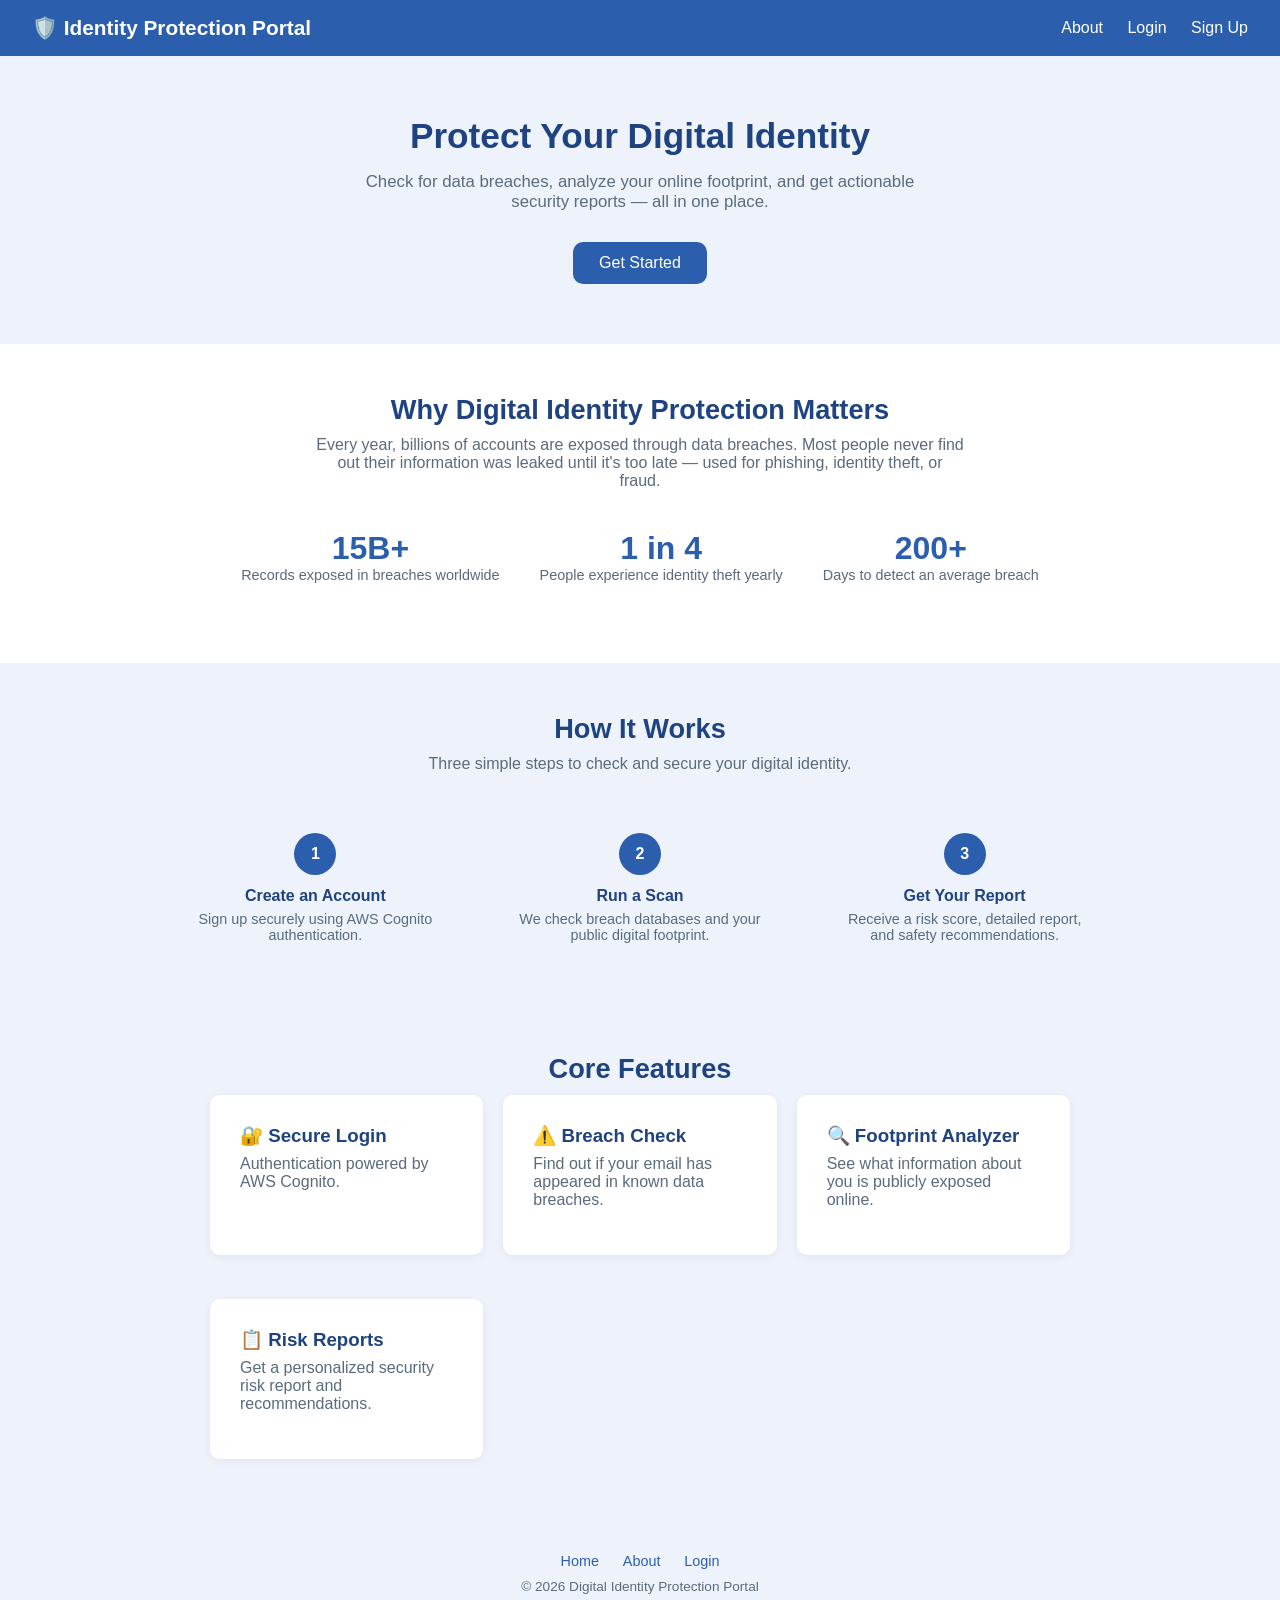
<file: identity-protection-portal/index.html>
<!DOCTYPE html>
<html lang="en">
<head>
<meta charset="UTF-8" />
<meta name="viewport" content="width=device-width, initial-scale=1.0" />
<title>Digital Identity Protection Portal</title>
<link rel="stylesheet" href="css/style.css" />
</head>
<body>

  <nav class="navbar">
    <h1>🛡️ Identity Protection Portal</h1>
    <div>
      <a href="about.html">About</a>
      <a href="login.html">Login</a>
      <a href="login.html">Sign Up</a>
    </div>
  </nav>

  <section class="hero">
    <h1>Protect Your Digital Identity</h1>
    <p>
      Check for data breaches, analyze your online footprint, and get
      actionable security reports — all in one place.
    </p>
    <a href="login.html" class="btn">Get Started</a>
  </section>

  <!-- Problem Statement / Why it matters -->
  <section class="section" style="background: white;">
    <h2 class="section-title">Why Digital Identity Protection Matters</h2>
    <p class="section-subtitle">
      Every year, billions of accounts are exposed through data breaches.
      Most people never find out their information was leaked until it's
      too late — used for phishing, identity theft, or fraud.
    </p>
    <div class="stats-row">
      <div class="stat-box">
        <div class="number">15B+</div>
        <div class="label">Records exposed in breaches worldwide</div>
      </div>
      <div class="stat-box">
        <div class="number">1 in 4</div>
        <div class="label">People experience identity theft yearly</div>
      </div>
      <div class="stat-box">
        <div class="number">200+</div>
        <div class="label">Days to detect an average breach</div>
      </div>
    </div>
  </section>

  <!-- How it works -->
  <section class="section">
    <h2 class="section-title">How It Works</h2>
    <p class="section-subtitle">Three simple steps to check and secure your digital identity.</p>
    <div class="steps-row">
      <div class="step-box">
        <div class="step-number">1</div>
        <h4>Create an Account</h4>
        <p>Sign up securely using AWS Cognito authentication.</p>
      </div>
      <div class="step-box">
        <div class="step-number">2</div>
        <h4>Run a Scan</h4>
        <p>We check breach databases and your public digital footprint.</p>
      </div>
      <div class="step-box">
        <div class="step-number">3</div>
        <h4>Get Your Report</h4>
        <p>Receive a risk score, detailed report, and safety recommendations.</p>
      </div>
    </div>
  </section>

  <div class="container">
    <h2 class="section-title">Core Features</h2>
    <div class="grid">
      <div class="card">
        <h3>🔐 Secure Login</h3>
        <p>Authentication powered by AWS Cognito.</p>
      </div>
      <div class="card">
        <h3>⚠️ Breach Check</h3>
        <p>Find out if your email has appeared in known data breaches.</p>
      </div>
      <div class="card">
        <h3>🔍 Footprint Analyzer</h3>
        <p>See what information about you is publicly exposed online.</p>
      </div>
      <div class="card">
        <h3>📋 Risk Reports</h3>
        <p>Get a personalized security risk report and recommendations.</p>
      </div>
    </div>
  </div>

  <footer>
    <div class="footer-links">
      <a href="index.html">Home</a>
      <a href="about.html">About</a>
      <a href="login.html">Login</a>
    </div>
    &copy; 2026 Digital Identity Protection Portal </footer>

</body>
</html>
</file>
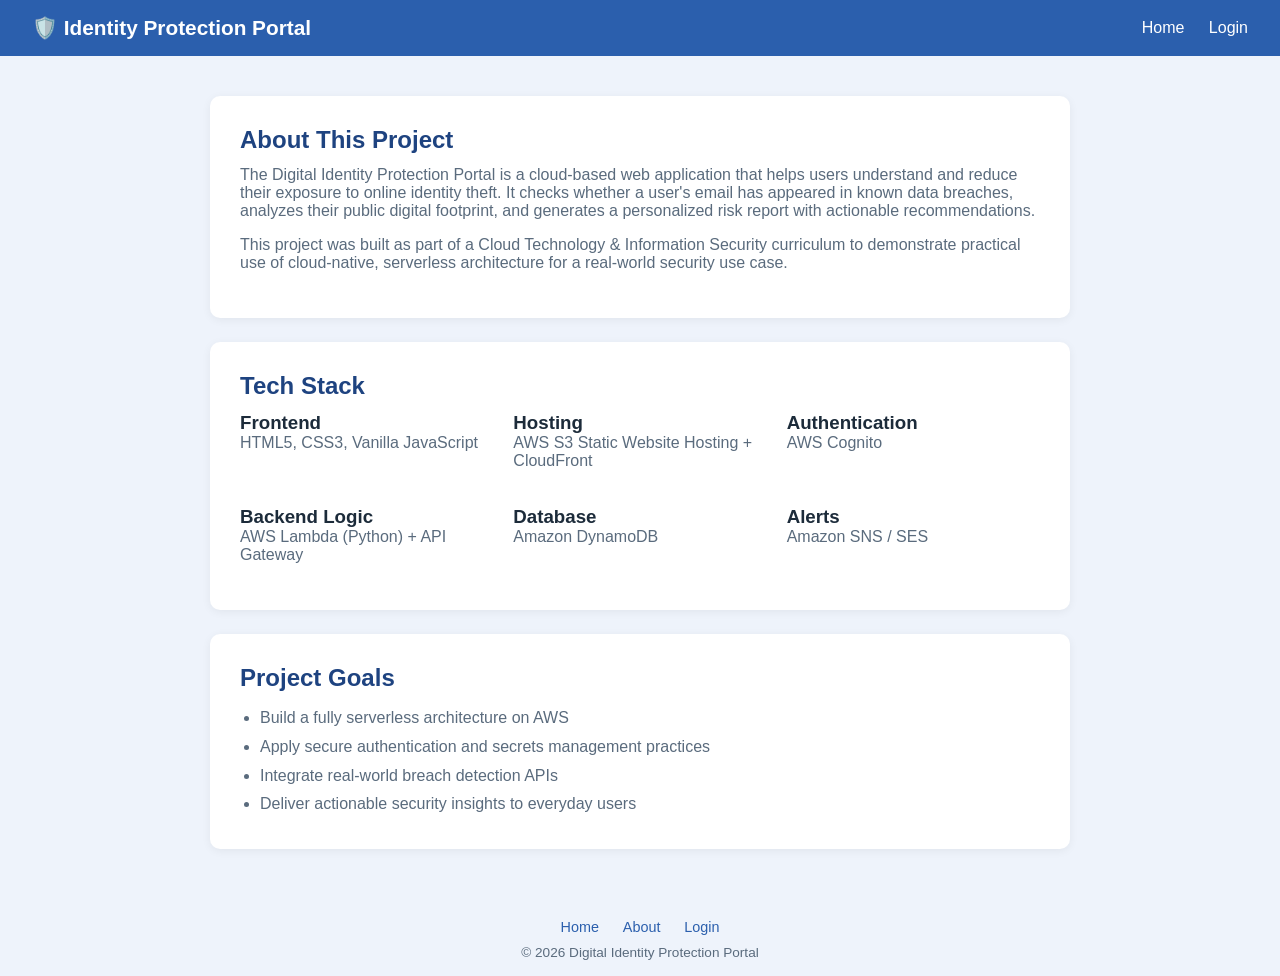
<file: identity-protection-portal/about.html>
<!DOCTYPE html>
<html lang="en">
<head>
<meta charset="UTF-8" />
<meta name="viewport" content="width=device-width, initial-scale=1.0" />
<title>About - Identity Protection Portal</title>
<link rel="stylesheet" href="css/style.css" />
</head>
<body>

  <nav class="navbar">
    <h1>🛡️ Identity Protection Portal</h1>
    <div>
      <a href="index.html">Home</a>
      <a href="login.html">Login</a>
    </div>
  </nav>

  <div class="container">
    <div class="card">
      <h2>About This Project</h2>
      <p>
        The Digital Identity Protection Portal is a cloud-based web application
        that helps users understand and reduce their exposure to online identity
        theft. It checks whether a user's email has appeared in known data
        breaches, analyzes their public digital footprint, and generates a
        personalized risk report with actionable recommendations.
      </p>
      <p>
        This project was built as part of a Cloud Technology &amp; Information
        Security curriculum to demonstrate practical use of cloud-native,
        serverless architecture for a real-world security use case.
      </p>
    </div>

    <div class="card">
      <h2>Tech Stack</h2>
      <div class="grid">
        <div>
          <h3>Frontend</h3>
          <p>HTML5, CSS3, Vanilla JavaScript</p>
        </div>
        <div>
          <h3>Hosting</h3>
          <p>AWS S3 Static Website Hosting + CloudFront</p>
        </div>
        <div>
          <h3>Authentication</h3>
          <p>AWS Cognito</p>
        </div>
        <div>
          <h3>Backend Logic</h3>
          <p>AWS Lambda (Python) + API Gateway</p>
        </div>
        <div>
          <h3>Database</h3>
          <p>Amazon DynamoDB</p>
        </div>
        <div>
          <h3>Alerts</h3>
          <p>Amazon SNS / SES</p>
        </div>
      </div>
    </div>

    <div class="card">
      <h2>Project Goals</h2>
      <ul style="margin-left: 20px; color: var(--muted); line-height: 1.8;">
        <li>Build a fully serverless architecture on AWS</li>
        <li>Apply secure authentication and secrets management practices</li>
        <li>Integrate real-world breach detection APIs</li>
        <li>Deliver actionable security insights to everyday users</li>
      </ul>
    </div>
  </div>

  <footer>
    <div class="footer-links">
      <a href="index.html">Home</a>
      <a href="about.html">About</a>
      <a href="login.html">Login</a>
    </div>
    &copy; 2026 Digital Identity Protection Portal </footer>

</body>
</html>
</file>
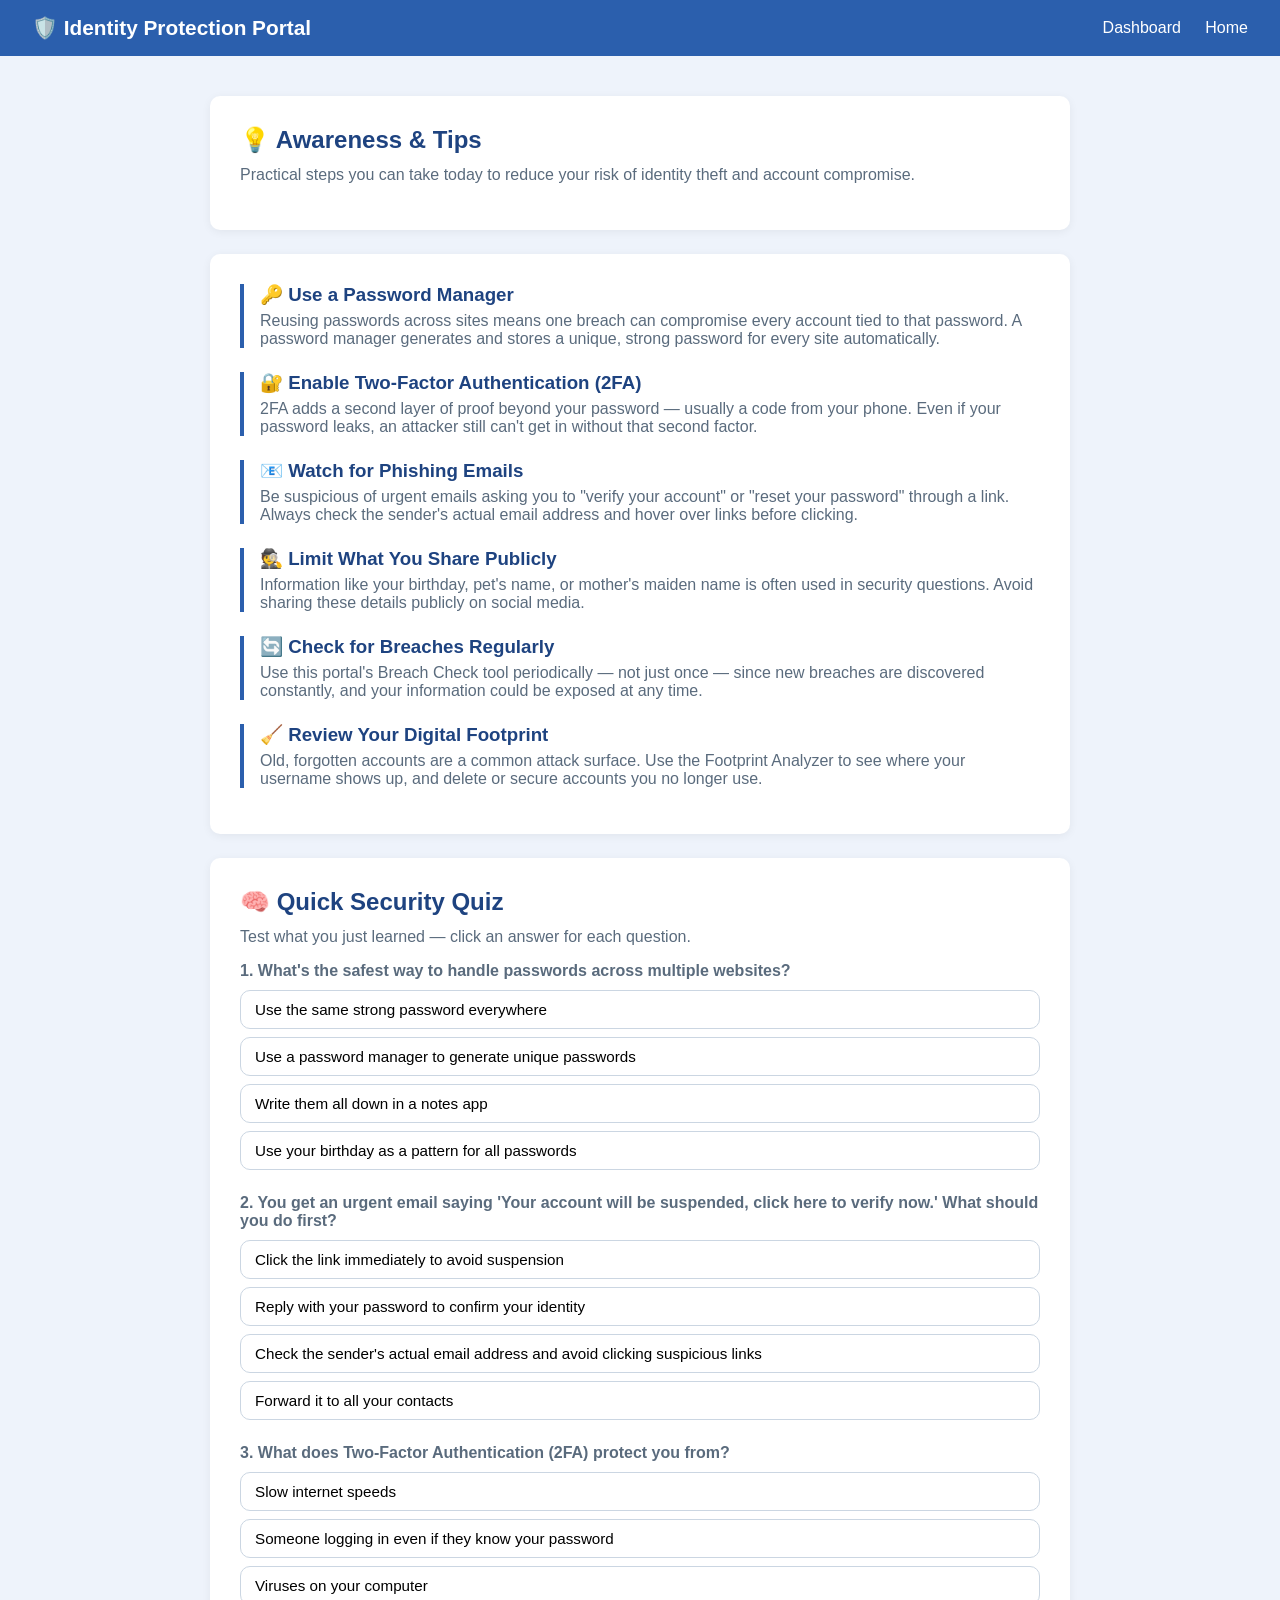
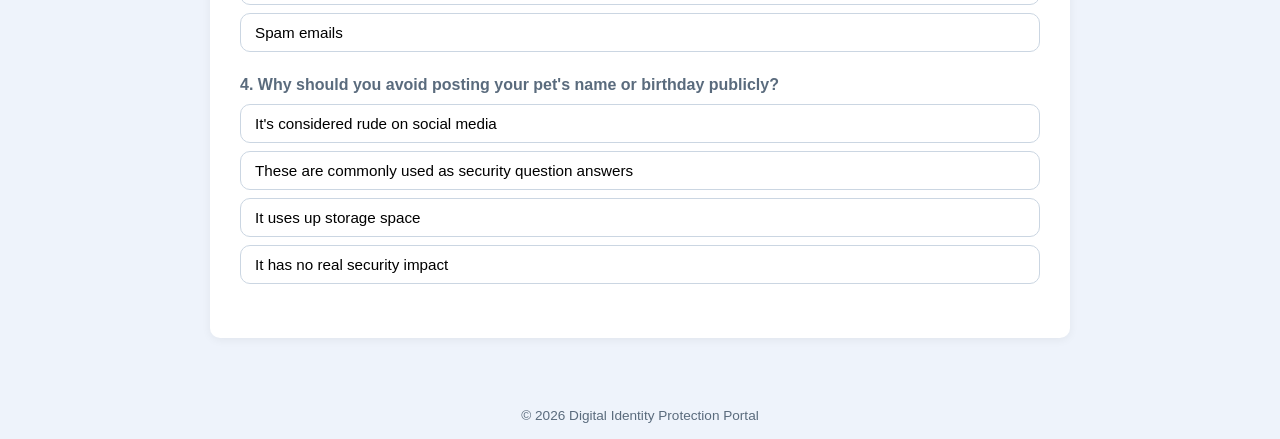
<file: identity-protection-portal/awareness.html>
<!DOCTYPE html>
<html lang="en">
<head>
<meta charset="UTF-8" />
<meta name="viewport" content="width=device-width, initial-scale=1.0" />
<title>Awareness & Tips - Identity Protection Portal</title>
<link rel="stylesheet" href="css/style.css" />
</head>
<body>

  <nav class="navbar">
    <h1>🛡️ Identity Protection Portal</h1>
    <div>
      <a href="dashboard.html">Dashboard</a>
      <a href="index.html">Home</a>
    </div>
  </nav>

  <div class="container">
    <div class="card">
      <h2>💡 Awareness & Tips</h2>
      <p>Practical steps you can take today to reduce your risk of identity theft and account compromise.</p>
    </div>

    <!-- Tips section -->
    <div class="card">
      <div class="tip-card" style="margin-bottom: 24px;">
        <h3>🔑 Use a Password Manager</h3>
        <p>Reusing passwords across sites means one breach can compromise every account tied to that password. A password manager generates and stores a unique, strong password for every site automatically.</p>
      </div>

      <div class="tip-card" style="margin-bottom: 24px;">
        <h3>🔐 Enable Two-Factor Authentication (2FA)</h3>
        <p>2FA adds a second layer of proof beyond your password — usually a code from your phone. Even if your password leaks, an attacker still can't get in without that second factor.</p>
      </div>

      <div class="tip-card" style="margin-bottom: 24px;">
        <h3>📧 Watch for Phishing Emails</h3>
        <p>Be suspicious of urgent emails asking you to "verify your account" or "reset your password" through a link. Always check the sender's actual email address and hover over links before clicking.</p>
      </div>

      <div class="tip-card" style="margin-bottom: 24px;">
        <h3>🕵️ Limit What You Share Publicly</h3>
        <p>Information like your birthday, pet's name, or mother's maiden name is often used in security questions. Avoid sharing these details publicly on social media.</p>
      </div>

      <div class="tip-card" style="margin-bottom: 24px;">
        <h3>🔄 Check for Breaches Regularly</h3>
        <p>Use this portal's Breach Check tool periodically — not just once — since new breaches are discovered constantly, and your information could be exposed at any time.</p>
      </div>

      <div class="tip-card">
        <h3>🧹 Review Your Digital Footprint</h3>
        <p>Old, forgotten accounts are a common attack surface. Use the Footprint Analyzer to see where your username shows up, and delete or secure accounts you no longer use.</p>
      </div>
    </div>

    <!-- Quiz section -->
    <div class="card">
      <h2>🧠 Quick Security Quiz</h2>
      <p>Test what you just learned — click an answer for each question.</p>

      <div id="quizContainer"></div>
      <div class="quiz-score" id="quizScore" style="display:none;"></div>
    </div>
  </div>

  <footer>&copy; 2026 Digital Identity Protection Portal </footer>

  <script>
    const quizData = [
      {
        question: "What's the safest way to handle passwords across multiple websites?",
        options: [
          "Use the same strong password everywhere",
          "Use a password manager to generate unique passwords",
          "Write them all down in a notes app",
          "Use your birthday as a pattern for all passwords"
        ],
        correctIndex: 1
      },
      {
        question: "You get an urgent email saying 'Your account will be suspended, click here to verify now.' What should you do first?",
        options: [
          "Click the link immediately to avoid suspension",
          "Reply with your password to confirm your identity",
          "Check the sender's actual email address and avoid clicking suspicious links",
          "Forward it to all your contacts"
        ],
        correctIndex: 2
      },
      {
        question: "What does Two-Factor Authentication (2FA) protect you from?",
        options: [
          "Slow internet speeds",
          "Someone logging in even if they know your password",
          "Viruses on your computer",
          "Spam emails"
        ],
        correctIndex: 1
      },
      {
        question: "Why should you avoid posting your pet's name or birthday publicly?",
        options: [
          "It's considered rude on social media",
          "These are commonly used as security question answers",
          "It uses up storage space",
          "It has no real security impact"
        ],
        correctIndex: 1
      }
    ];

    let score = 0;
    let answered = 0;

    const quizContainer = document.getElementById("quizContainer");
    const quizScore = document.getElementById("quizScore");

    quizData.forEach(function (q, qIndex) {
      const questionDiv = document.createElement("div");
      questionDiv.className = "quiz-question";

      const questionText = document.createElement("p");
      questionText.textContent = (qIndex + 1) + ". " + q.question;
      questionDiv.appendChild(questionText);

      const optionsDiv = document.createElement("div");
      optionsDiv.className = "quiz-options";

      q.options.forEach(function (optionText, optIndex) {
        const btn = document.createElement("button");
        btn.className = "quiz-option";
        btn.textContent = optionText;
        btn.type = "button";

        btn.addEventListener("click", function () {
          // Prevent re-answering the same question
          if (optionsDiv.dataset.answered === "true") return;
          optionsDiv.dataset.answered = "true";

          const allButtons = optionsDiv.querySelectorAll(".quiz-option");
          allButtons.forEach(function (b, i) {
            if (i === q.correctIndex) {
              b.classList.add("correct");
            } else if (i === optIndex) {
              b.classList.add("incorrect");
            }
          });

          if (optIndex === q.correctIndex) {
            score++;
          }
          answered++;

          if (answered === quizData.length) {
            quizScore.style.display = "block";
            quizScore.textContent = "You scored " + score + " out of " + quizData.length + "!";
          }
        });

        optionsDiv.appendChild(btn);
      });

      questionDiv.appendChild(optionsDiv);
      quizContainer.appendChild(questionDiv);
    });
  </script>

</body>
</html>
</file>
<file: identity-protection-portal/css/style.css>
:root {
  --primary: #2b5fad;
  --primary-dark: #1e4380;
  --accent: #f5a623;
  --bg: #eef3fb;
  --card-bg: #ffffff;
  --text: #1c2b3a;
  --muted: #5a6b7d;
  --radius: 10px;
}

* {
  box-sizing: border-box;
  margin: 0;
  padding: 0;
}

body {
  font-family: "Segoe UI", Arial, sans-serif;
  background: var(--bg);
  color: var(--text);
  min-height: 100vh;
}

/* ---------- Navbar ---------- */
.navbar {
  background: var(--primary);
  color: white;
  padding: 16px 32px;
  display: flex;
  justify-content: space-between;
  align-items: center;
}

.navbar h1 {
  font-size: 1.3rem;
}

.navbar a {
  color: white;
  text-decoration: none;
  margin-left: 20px;
  font-weight: 500;
}

.navbar a:hover {
  text-decoration: underline;
}

/* ---------- Layout ---------- */
.container {
  max-width: 900px;
  margin: 40px auto;
  padding: 0 20px;
}

.card {
  background: var(--card-bg);
  border-radius: var(--radius);
  padding: 30px;
  box-shadow: 0 2px 10px rgba(0, 0, 0, 0.06);
  margin-bottom: 24px;
}

.card h2 {
  margin-bottom: 12px;
  color: var(--primary-dark);
}

.card p {
  color: var(--muted);
  margin-bottom: 16px;
}

/* ---------- Hero (index page) ---------- */
.hero {
  text-align: center;
  padding: 60px 20px;
}

.hero h1 {
  font-size: 2.2rem;
  color: var(--primary-dark);
  margin-bottom: 16px;
}

.hero p {
  color: var(--muted);
  max-width: 600px;
  margin: 0 auto 30px;
  font-size: 1.05rem;
}

/* ---------- Buttons ---------- */
.btn {
  display: inline-block;
  background: var(--primary);
  color: white;
  padding: 12px 26px;
  border: none;
  border-radius: var(--radius);
  font-size: 1rem;
  text-decoration: none;
  cursor: pointer;
  transition: background 0.2s;
}

.btn:hover {
  background: var(--primary-dark);
}

.btn-secondary {
  background: var(--accent);
}

.btn-secondary:hover {
  background: #d98f12;
}

/* ---------- Forms ---------- */
form {
  display: flex;
  flex-direction: column;
  gap: 14px;
  max-width: 380px;
}

input {
  padding: 12px 14px;
  border: 1px solid #cbd6e2;
  border-radius: var(--radius);
  font-size: 1rem;
}

input:focus {
  outline: 2px solid var(--primary);
}

.error-text {
  color: #c0392b;
  font-size: 0.9rem;
  display: none;
}

/* ---------- Dashboard grid ---------- */
.grid {
  display: grid;
  grid-template-columns: repeat(auto-fit, minmax(240px, 1fr));
  gap: 20px;
}

.grid .card h3 {
  color: var(--primary-dark);
  margin-bottom: 8px;
}

footer {
  text-align: center;
  padding: 30px 20px 16px;
  color: var(--muted);
  font-size: 0.85rem;
}

.footer-links {
  margin-bottom: 10px;
}

.footer-links a {
  color: var(--primary);
  text-decoration: none;
  margin: 0 10px;
  font-size: 0.9rem;
}

.footer-links a:hover {
  text-decoration: underline;
}

/* ---------- About / Problem Statement ---------- */
.section {
  padding: 50px 20px;
}

.section-title {
  text-align: center;
  font-size: 1.7rem;
  color: var(--primary-dark);
  margin-bottom: 10px;
}

.section-subtitle {
  text-align: center;
  color: var(--muted);
  max-width: 650px;
  margin: 0 auto 40px;
}

.stats-row {
  display: flex;
  justify-content: center;
  gap: 40px;
  flex-wrap: wrap;
  margin: 30px 0;
}

.stat-box {
  text-align: center;
}

.stat-box .number {
  font-size: 2rem;
  font-weight: 700;
  color: var(--primary);
}

.stat-box .label {
  color: var(--muted);
  font-size: 0.9rem;
}

/* ---------- How it works ---------- */
.steps-row {
  display: grid;
  grid-template-columns: repeat(auto-fit, minmax(200px, 1fr));
  gap: 24px;
  max-width: 950px;
  margin: 0 auto;
}

.step-box {
  text-align: center;
  padding: 20px;
}

.step-number {
  width: 42px;
  height: 42px;
  border-radius: 50%;
  background: var(--primary);
  color: white;
  display: flex;
  align-items: center;
  justify-content: center;
  font-weight: 700;
  margin: 0 auto 12px;
}

.step-box h4 {
  color: var(--primary-dark);
  margin-bottom: 6px;
}

.step-box p {
  color: var(--muted);
  font-size: 0.9rem;
}

/* ---------- Dashboard stat cards ---------- */
.stat-card {
  display: flex;
  justify-content: space-between;
  align-items: center;
}

.stat-card .value {
  font-size: 1.8rem;
  font-weight: 700;
  color: var(--primary);
}

.risk-low { color: #2e9e5b; }
.risk-medium { color: #d98f12; }
.risk-high { color: #c0392b; }

.activity-list {
  list-style: none;
}

.activity-list li {
  display: flex;
  justify-content: space-between;
  padding: 10px 0;
  border-bottom: 1px solid #e7edf5;
  font-size: 0.92rem;
  color: var(--text);
}

.activity-list li:last-child {
  border-bottom: none;
}

.activity-list .time {
  color: var(--muted);
  font-size: 0.85rem;
}

/* ---------- Breach check results ---------- */
.result-clean {
  background: #e9f8ef;
  border: 1px solid #2e9e5b;
  border-radius: var(--radius);
  padding: 16px;
  color: #1c6b3f;
}

.result-breached {
  background: #fdeeee;
  border: 1px solid #c0392b;
  border-radius: var(--radius);
  padding: 16px;
  color: #8f2c20;
}

.result-breached ul {
  margin: 10px 0 0 20px;
}

.result-error {
  background: #fdf3e3;
  border: 1px solid #d98f12;
  border-radius: var(--radius);
  padding: 16px;
  color: #8a5b0a;
}

/* ---------- Risk report ---------- */
.risk-badge {
  display: inline-block;
  padding: 6px 16px;
  border-radius: 20px;
  font-weight: 700;
  font-size: 1.1rem;
  margin-bottom: 16px;
}

.risk-badge.low {
  background: #e9f8ef;
  color: #1c6b3f;
}

.risk-badge.medium {
  background: #fdf3e3;
  color: #8a5b0a;
}

.risk-badge.high {
  background: #fdeeee;
  color: #8f2c20;
}

.report-section {
  margin-bottom: 18px;
}

.report-section h4 {
  color: var(--primary-dark);
  margin-bottom: 6px;
}

.report-section ul {
  margin-left: 20px;
  color: var(--muted);
}

.report-section p {
  color: var(--muted);
}

/* ---------- Awareness & Tips page ---------- */
.tip-card {
  border-left: 4px solid var(--primary);
  padding-left: 16px;
}

.tip-card h3 {
  color: var(--primary-dark);
  margin-bottom: 6px;
}

.tip-card p {
  color: var(--muted);
}

.quiz-question {
  margin-bottom: 24px;
}

.quiz-question p {
  font-weight: 600;
  margin-bottom: 10px;
}

.quiz-options {
  display: flex;
  flex-direction: column;
  gap: 8px;
}

.quiz-option {
  display: block;
  padding: 10px 14px;
  border: 1px solid #cbd6e2;
  border-radius: var(--radius);
  cursor: pointer;
  background: white;
  text-align: left;
  font-size: 0.95rem;
}

.quiz-option:hover {
  background: #f4f8fc;
}

.quiz-option.correct {
  background: #e9f8ef;
  border-color: #2e9e5b;
  color: #1c6b3f;
}

.quiz-option.incorrect {
  background: #fdeeee;
  border-color: #c0392b;
  color: #8f2c20;
}

.quiz-score {
  font-size: 1.2rem;
  font-weight: 700;
  color: var(--primary-dark);
  margin-top: 16px;
}
</file>
